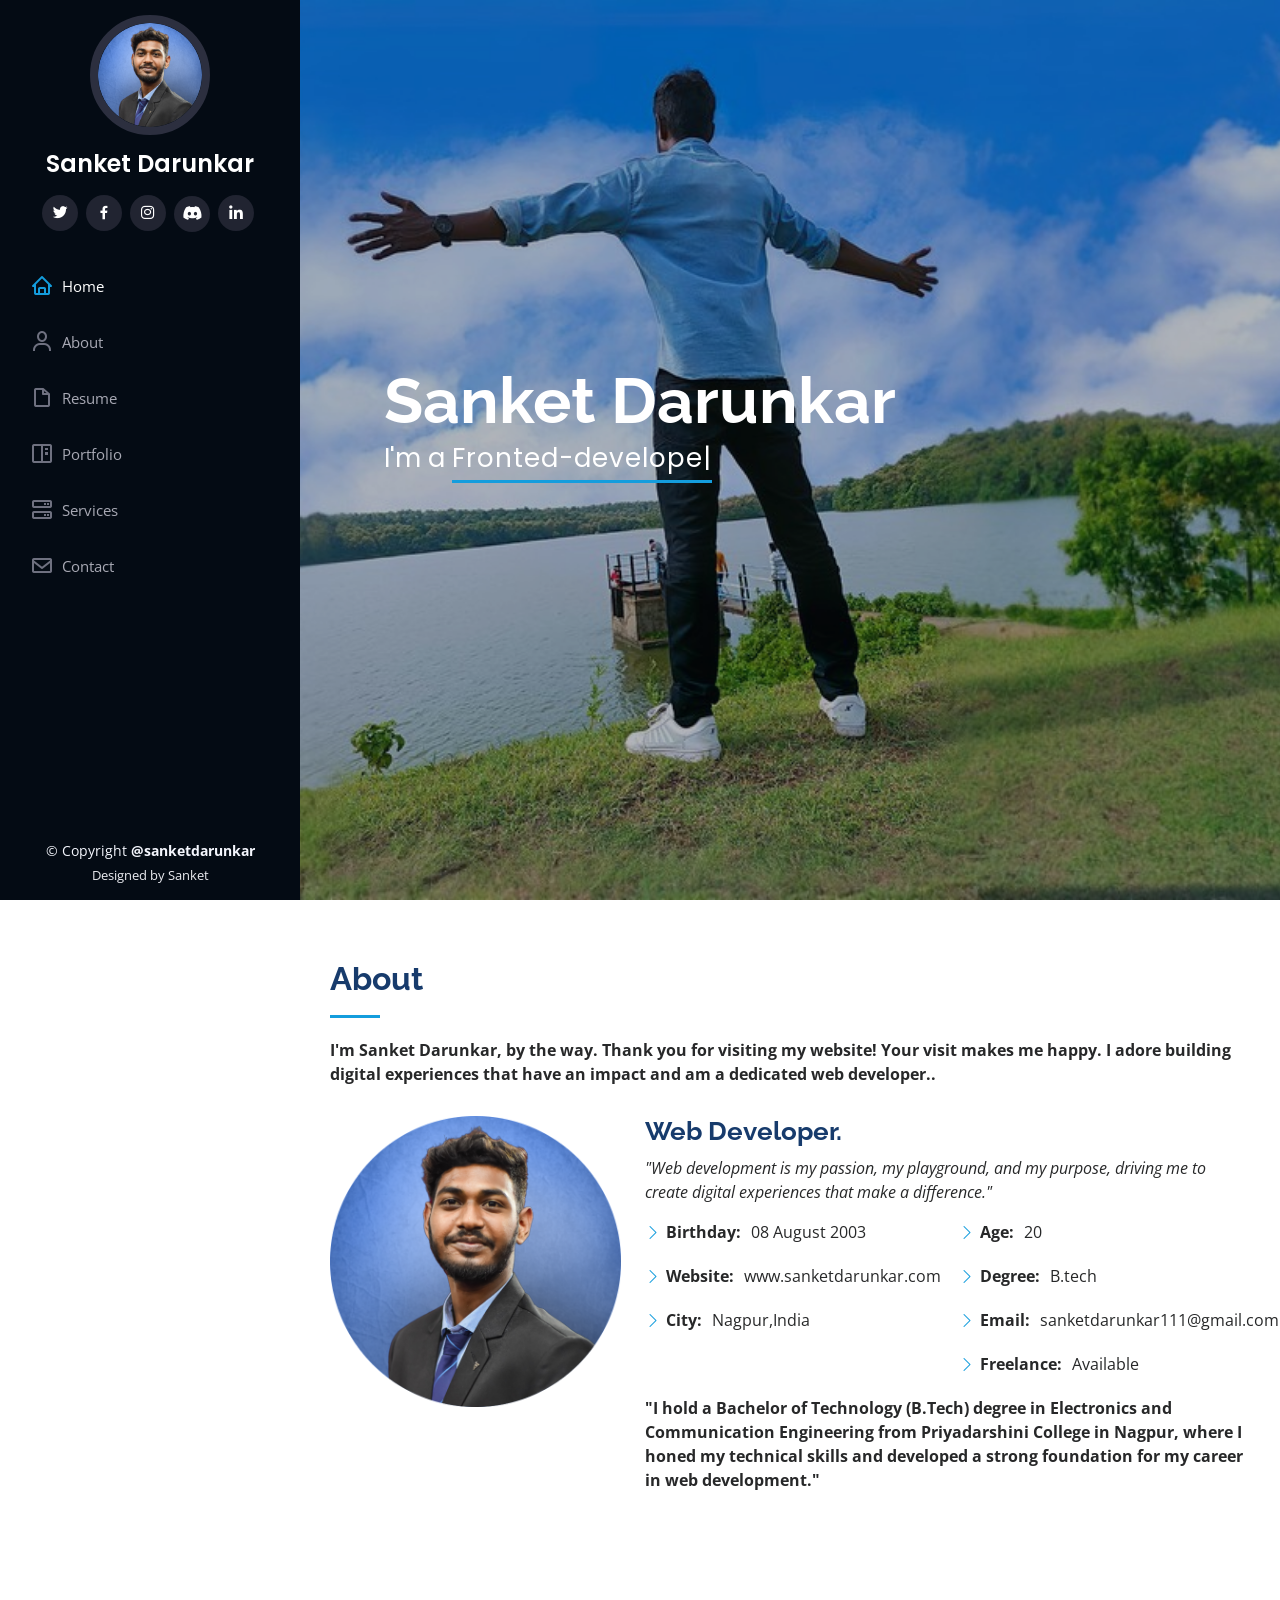
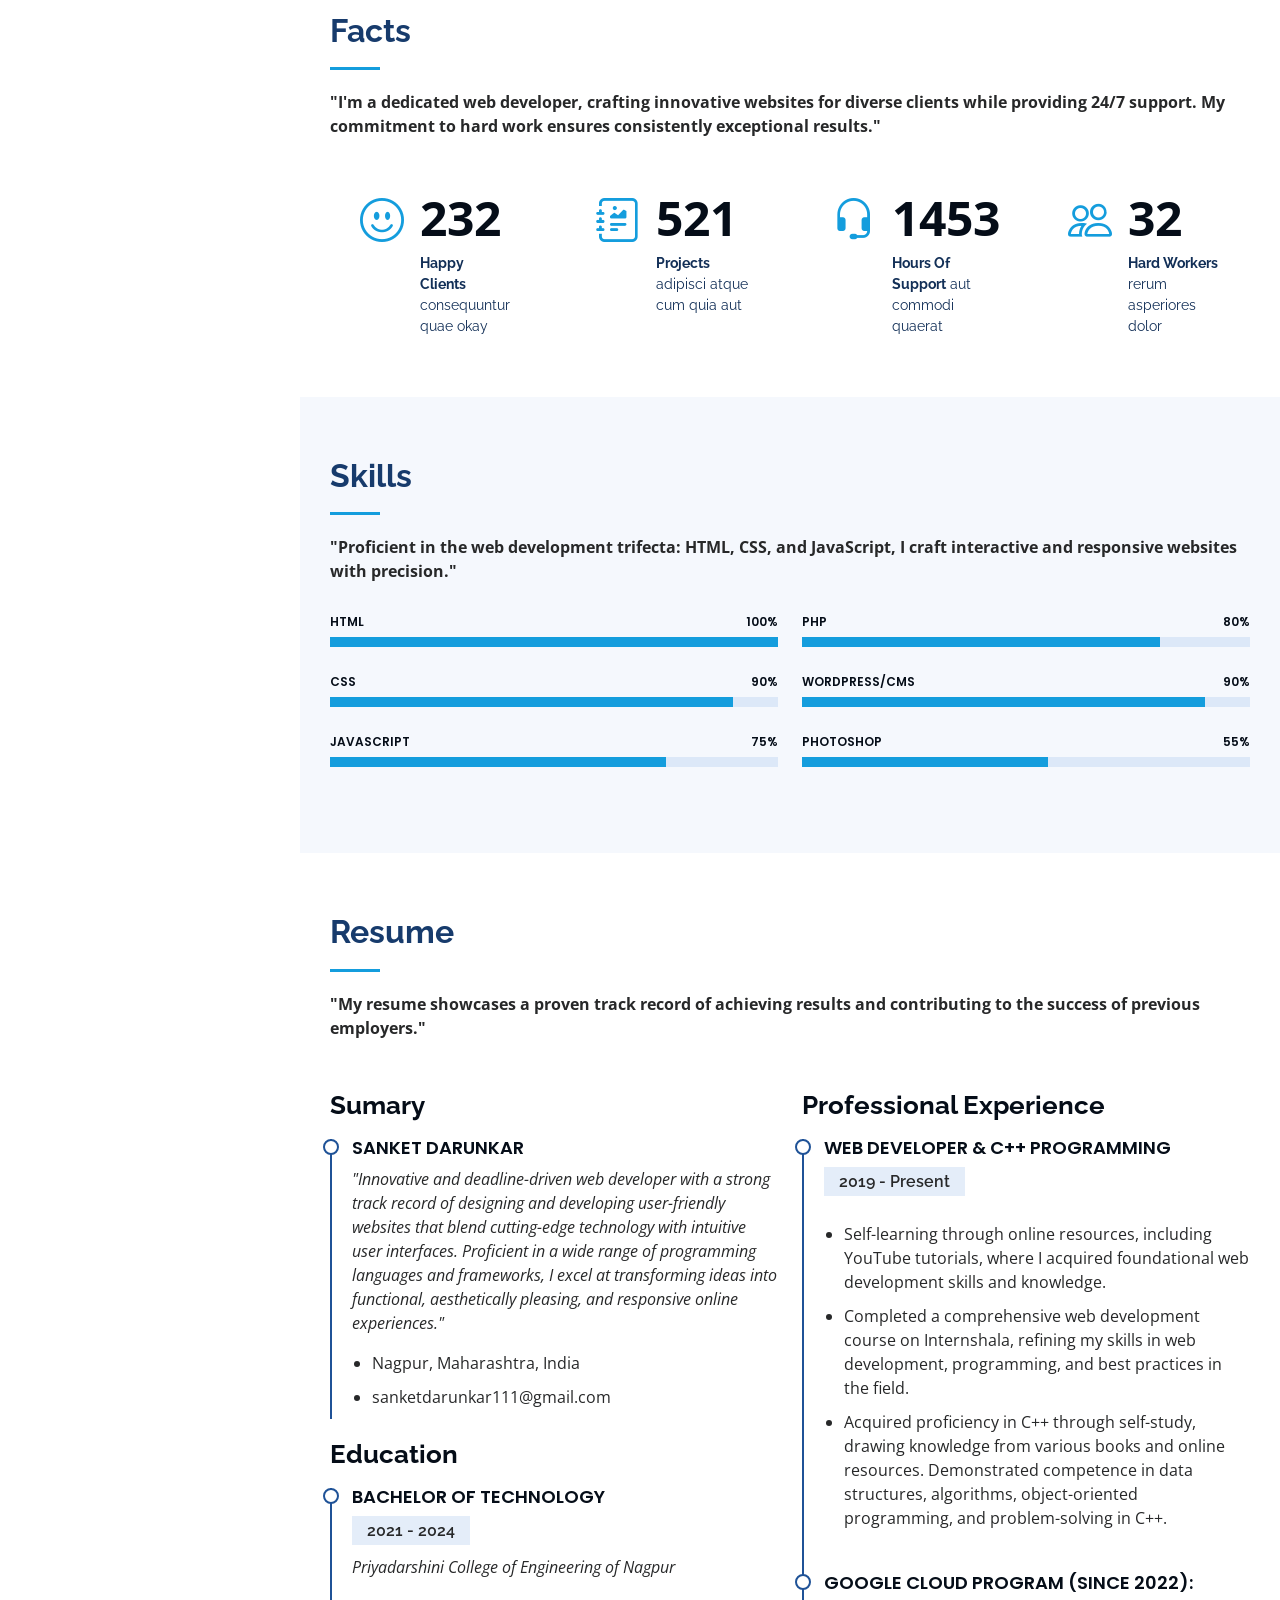
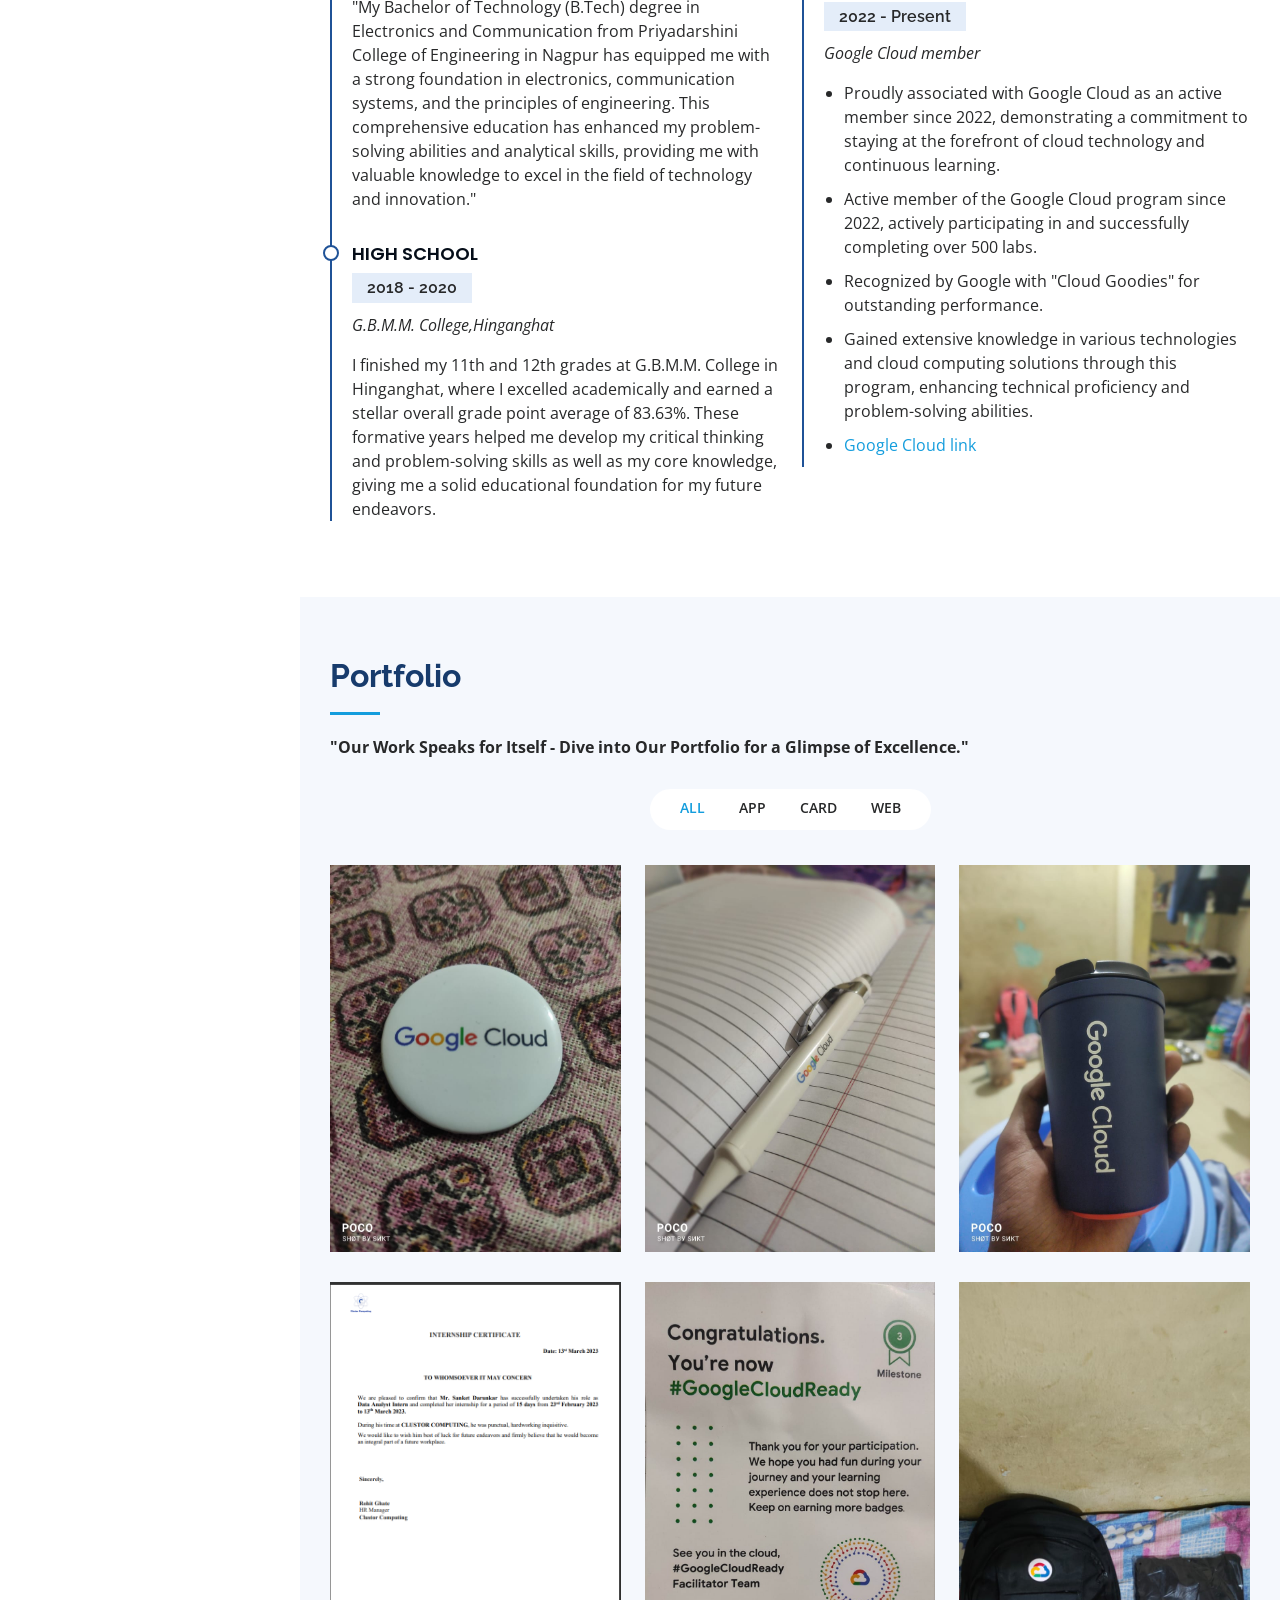
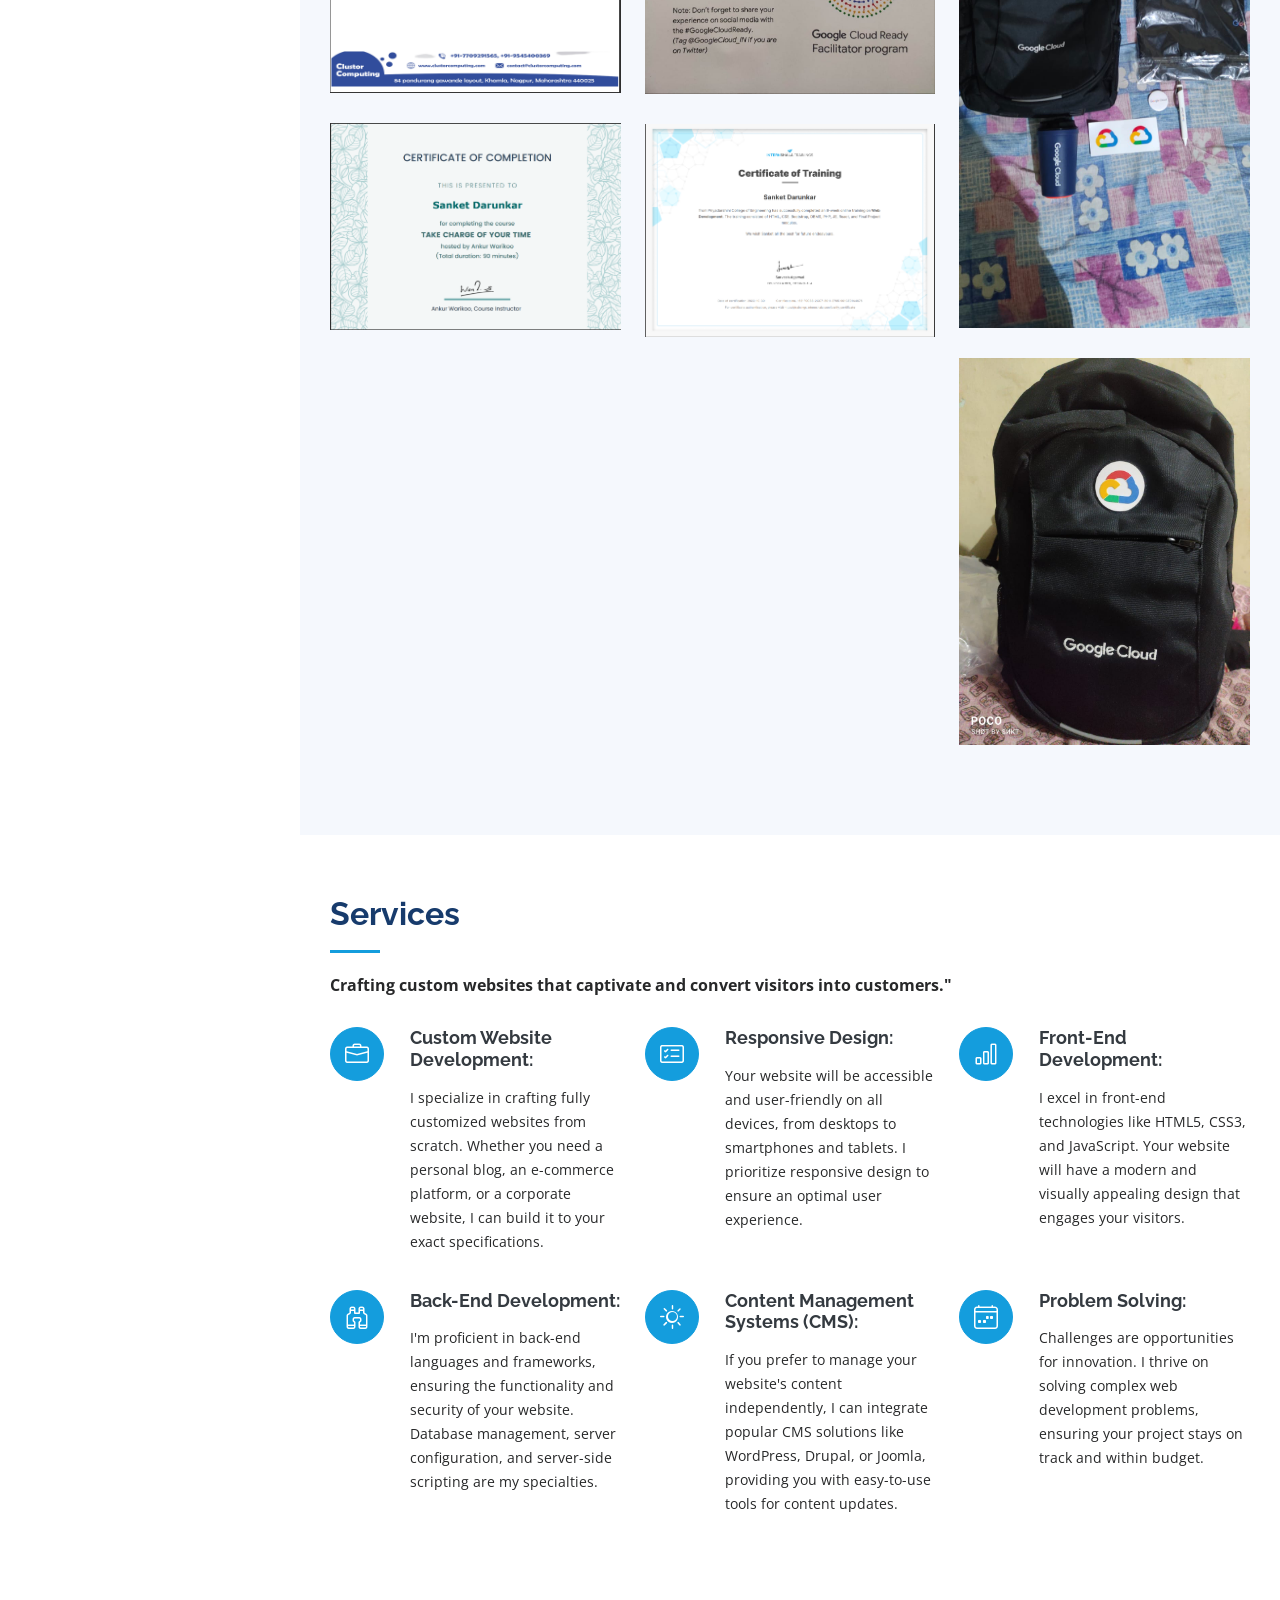
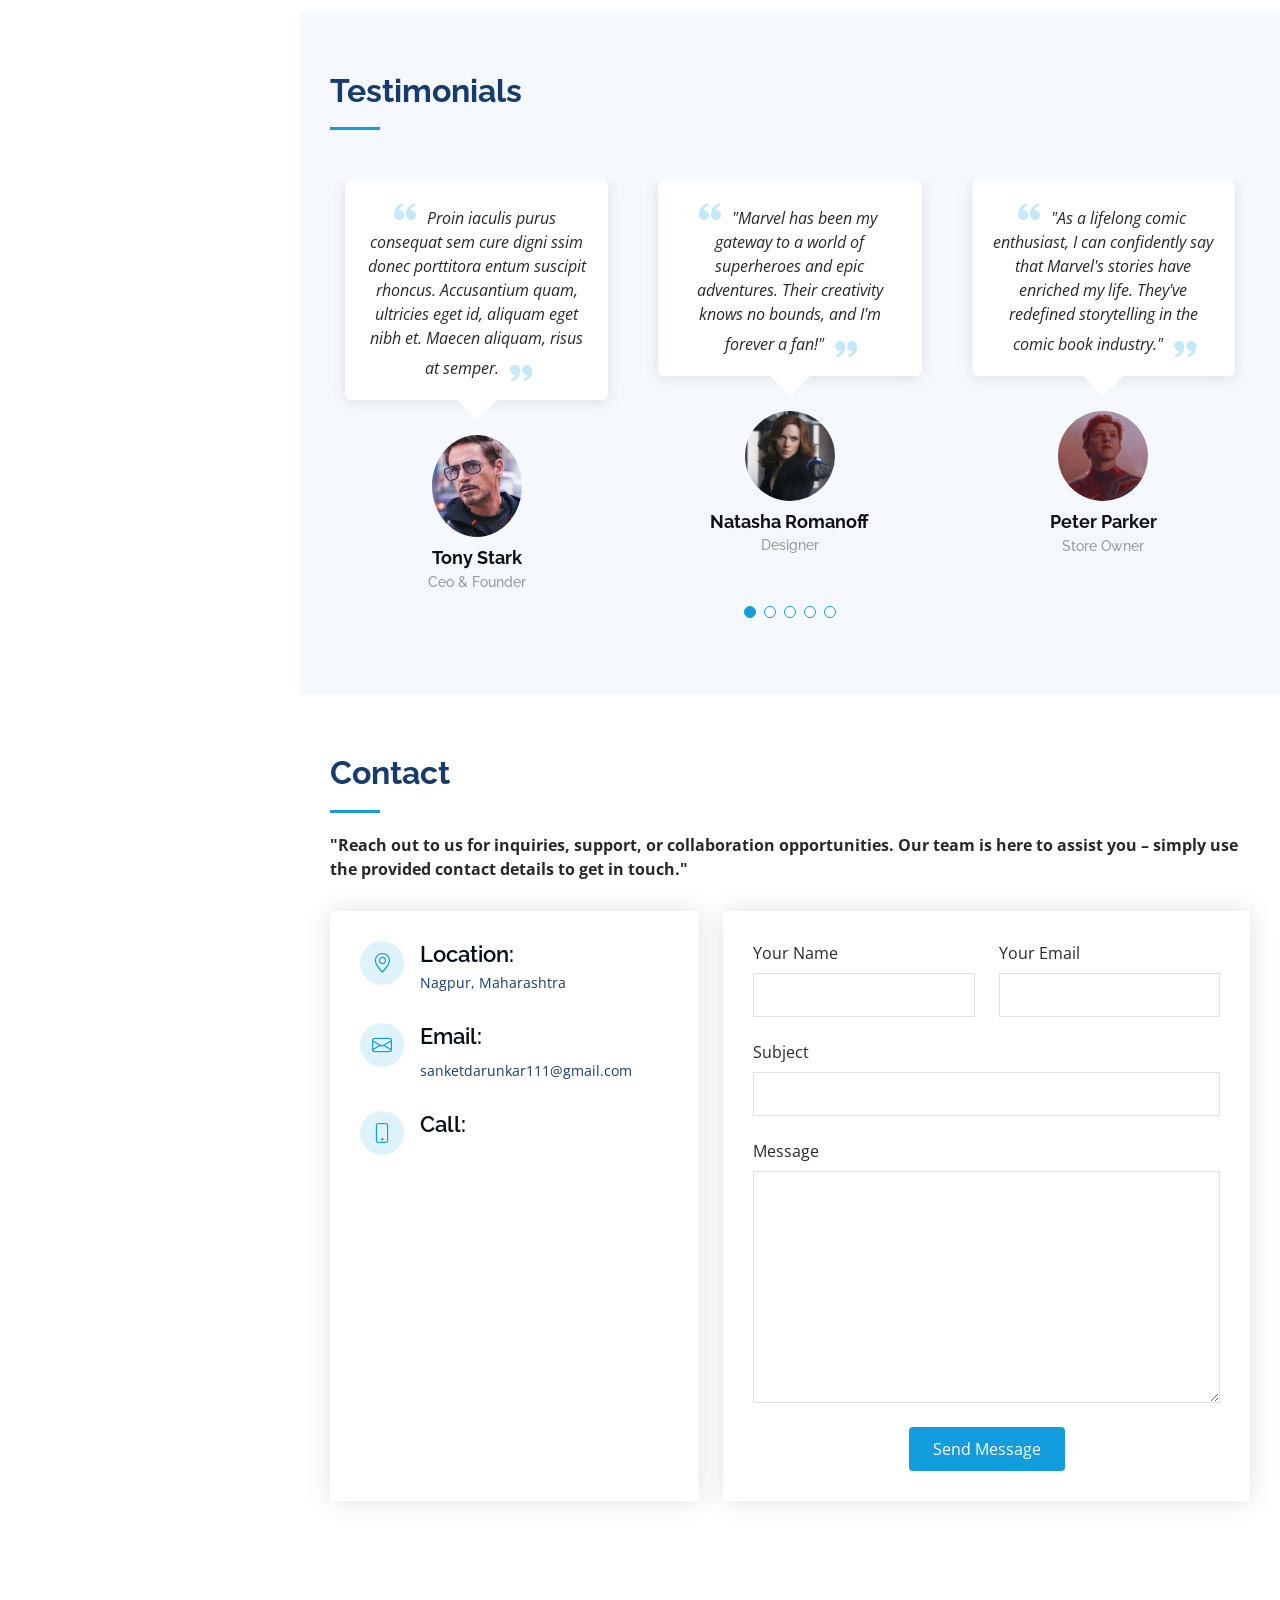
<file: index.html>
<!DOCTYPE html>
<html lang="en">

<head>
  <meta charset="utf-8">
  <meta content="width=device-width, initial-scale=1.0" name="viewport">

  <title>sanketdarunkar.com</title>
  <meta content="" name="description">
  <meta content="" name="keywords">

  <!-- Favicons -->
  <link rel="icon" href="assets/img/icon.png" type="image/x-icon"/>

  <!-- Google Fonts -->
  <link href="https://fonts.googleapis.com/css?family=Open+Sans:300,300i,400,400i,600,600i,700,700i|Raleway:300,300i,400,400i,500,500i,600,600i,700,700i|Poppins:300,300i,400,400i,500,500i,600,600i,700,700i" rel="stylesheet">

  <!-- Vendor CSS Files -->
  <link href="assets/vendor/aos/aos.css" rel="stylesheet">
  <link href="assets/vendor/bootstrap/css/bootstrap.min.css" rel="stylesheet">
  <link href="assets/vendor/bootstrap-icons/bootstrap-icons.css" rel="stylesheet">
  <link href="assets/vendor/boxicons/css/boxicons.min.css" rel="stylesheet">
  <link href="assets/vendor/glightbox/css/glightbox.min.css" rel="stylesheet">
  <link href="assets/vendor/swiper/swiper-bundle.min.css" rel="stylesheet">

  <!-- Template Main CSS File -->
  <link href="assets/css/style.css" rel="stylesheet">

  <!-- google ads -->
  <script async src="https://pagead2.googlesyndication.com/pagead/js/adsbygoogle.js?client=ca-pub-7321515612117406"
     crossorigin="anonymous"></script>

</head>

<body>

  <!-- ======= Mobile nav toggle button ======= -->
  <i class="bi bi-list mobile-nav-toggle d-xl-none"></i>

  <!-- ======= Header ======= -->
  <header id="header">
    <div class="d-flex flex-column">

      <div class="profile">
        <img src="assets/img/profile-pic .png" alt="" class="img-fluid rounded-circle">
        <h1 class="text-light"><a href="index.html">Sanket Darunkar</a></h1>
        <div class="social-links mt-3 text-center">
          <a href="https://twitter.com/darunkar_sanket" class="twitter"><i class="bx bxl-twitter"></i></a>
          <a href="#" class="facebook"><i class="bx bxl-facebook"></i></a>
          <a href="https://www.instagram.com/snkt._/" class="instagram"><i class="bx bxl-instagram"></i></a>
          <!-- <a href="#" class="google-plus"><i class="bx bxl-skype"></i></a> -->
          <a href="https://discord.com/channels/@me"><i class="bi bi-discord"></i></a>
          
          <a href="https://www.linkedin.com/in/sanket-darunkar
          " class="linkedin"><i class="bx bxl-linkedin"></i></a>
        </div>
      </div>

      <nav id="navbar" class="nav-menu navbar">
        <ul>
          <li><a href="#hero" class="nav-link scrollto active"><i class="bx bx-home"></i> <span>Home</span></a></li>
          <li><a href="#about" class="nav-link scrollto"><i class="bx bx-user"></i> <span>About</span></a></li>
          <li><a href="#resume" class="nav-link scrollto"><i class="bx bx-file-blank"></i> <span>Resume</span></a></li>
          <li><a href="#portfolio" class="nav-link scrollto"><i class="bx bx-book-content"></i> <span>Portfolio</span></a></li>
          <li><a href="#services" class="nav-link scrollto"><i class="bx bx-server"></i> <span>Services</span></a></li>
          <li><a href="#contact" class="nav-link scrollto"><i class="bx bx-envelope"></i> <span>Contact</span></a></li>
        </ul>
      </nav><!-- .nav-menu -->
    </div>
  </header><!-- End Header -->

  <!-- ======= Hero Section ======= -->
  <section id="hero" class="d-flex flex-column justify-content-center align-items-center">
    <div class="hero-container" data-aos="fade-in">
      <h1>Sanket Darunkar</h1>
      <p>I'm a <span class="typed" data-typed-items=" Fronted-developer,Designer, Developer, Freelancer"></span></p>
    </div>
  </section><!-- End Hero -->

  <main id="main">

    <!-- ======= About Section ======= -->
    <section id="about" class="about">
      <div class="container">

        <div class="section-title">
          <h2>About</h2>
          <p><b>
            I'm Sanket Darunkar, by the way.

            Thank you for visiting my website! Your visit makes me happy. I adore building digital experiences that have an impact and am a dedicated web developer..
          </b></p>
        </div>

        <div class="row">
          <div class="col-lg-4" data-aos="fade-right">
            <img src="assets/img/profile-pic .png" class="img-fluid" alt="">
          </div>
          <div class="col-lg-8 pt-4 pt-lg-0 content" data-aos="fade-left">
            <h3>Web Developer.</h3>
            <p class="fst-italic">
              "Web development is my passion, my playground, and my purpose, driving me to create digital experiences that make a difference."
            </p>
            <div class="row">
              <div class="col-lg-6">
                <ul>
                  <li><i class="bi bi-chevron-right"></i> <strong>Birthday:</strong> <span>08 August 2003</span></li>
                  <li><i class="bi bi-chevron-right"></i> <strong>Website:</strong> <span>www.sanketdarunkar.com</span></li>
                  <!-- <li><i class="bi bi-chevron-right"></i> <strong>Phone:</strong> <span>9403339998</span></li> -->
                  <li><i class="bi bi-chevron-right"></i> <strong>City:</strong> <span>Nagpur,India</span></li>
                </ul>
              </div>
              <div class="col-lg-6">
                <ul>
                  <li><i class="bi bi-chevron-right"></i> <strong>Age:</strong> <span>20</span></li>
                  <li><i class="bi bi-chevron-right"></i> <strong>Degree:</strong> <span>B.tech</span></li>
                  <li><i class="bi bi-chevron-right"></i> <strong>Email:</strong> <span>sanketdarunkar111@gmail.com</span></li>
                  <li><i class="bi bi-chevron-right"></i> <strong>Freelance:</strong> <span>Available</span></li>
                </ul>
              </div>
            </div>
            <p>
              <b>
                "I hold a Bachelor of Technology (B.Tech) degree in Electronics and Communication Engineering from Priyadarshini College in Nagpur, where I honed my technical skills and developed a strong foundation for my career in web development."
              </b>
            </p>
          </div>
        </div>

      </div>
    </section><!-- End About Section -->

    <!-- ======= Facts Section ======= -->
    <section id="facts" class="facts">
      <div class="container">

        <div class="section-title">
          <h2>Facts</h2>
          <p><b>"I'm a dedicated web developer, crafting innovative websites for diverse clients while providing 24/7 support. My commitment to hard work ensures consistently exceptional results."</b></p>
        </div>

        <div class="row no-gutters">

          <div class="col-lg-3 col-md-6 d-md-flex align-items-md-stretch" data-aos="fade-up">
            <div class="count-box">
              <i class="bi bi-emoji-smile"></i>
              <span data-purecounter-start="0" data-purecounter-end="232" data-purecounter-duration="1" class="purecounter"></span>
              <p><strong>Happy Clients</strong> consequuntur quae okay</p>
            </div>
          </div>

          <div class="col-lg-3 col-md-6 d-md-flex align-items-md-stretch" data-aos="fade-up" data-aos-delay="100">
            <div class="count-box">
              <i class="bi bi-journal-richtext"></i>
              <span data-purecounter-start="0" data-purecounter-end="521" data-purecounter-duration="1" class="purecounter"></span>
              <p><strong>Projects</strong> adipisci atque cum quia aut</p>
            </div>
          </div>

          <div class="col-lg-3 col-md-6 d-md-flex align-items-md-stretch" data-aos="fade-up" data-aos-delay="200">
            <div class="count-box">
              <i class="bi bi-headset"></i>
              <span data-purecounter-start="0" data-purecounter-end="1453" data-purecounter-duration="1" class="purecounter"></span>
              <p><strong>Hours Of Support</strong> aut commodi quaerat</p>
            </div>
          </div>

          <div class="col-lg-3 col-md-6 d-md-flex align-items-md-stretch" data-aos="fade-up" data-aos-delay="300">
            <div class="count-box">
              <i class="bi bi-people"></i>
              <span data-purecounter-start="0" data-purecounter-end="32" data-purecounter-duration="1" class="purecounter"></span>
              <p><strong>Hard Workers</strong> rerum asperiores dolor</p>
            </div>
          </div>

        </div>

      </div>
    </section><!-- End Facts Section -->

    <!-- ======= Skills Section ======= -->
    <section id="skills" class="skills section-bg">
      <div class="container">

        <div class="section-title">
          <h2>Skills</h2>
          <p><b>"Proficient in the web development trifecta: HTML, CSS, and JavaScript, I craft interactive and responsive websites with precision."</b></p>
        </div>

        <div class="row skills-content">

          <div class="col-lg-6" data-aos="fade-up">

            <div class="progress">
              <span class="skill">HTML <i class="val">100%</i></span>
              <div class="progress-bar-wrap">
                <div class="progress-bar" role="progressbar" aria-valuenow="100" aria-valuemin="0" aria-valuemax="100"></div>
              </div>
            </div>

            <div class="progress">
              <span class="skill">CSS <i class="val">90%</i></span>
              <div class="progress-bar-wrap">
                <div class="progress-bar" role="progressbar" aria-valuenow="90" aria-valuemin="0" aria-valuemax="100"></div>
              </div>
            </div>

            <div class="progress">
              <span class="skill">JavaScript <i class="val">75%</i></span>
              <div class="progress-bar-wrap">
                <div class="progress-bar" role="progressbar" aria-valuenow="75" aria-valuemin="0" aria-valuemax="100"></div>
              </div>
            </div>

          </div>

          <div class="col-lg-6" data-aos="fade-up" data-aos-delay="100">

            <div class="progress">
              <span class="skill">PHP <i class="val">80%</i></span>
              <div class="progress-bar-wrap">
                <div class="progress-bar" role="progressbar" aria-valuenow="80" aria-valuemin="0" aria-valuemax="100"></div>
              </div>
            </div>

            <div class="progress">
              <span class="skill">WordPress/CMS <i class="val">90%</i></span>
              <div class="progress-bar-wrap">
                <div class="progress-bar" role="progressbar" aria-valuenow="90" aria-valuemin="0" aria-valuemax="100"></div>
              </div>
            </div>

            <div class="progress">
              <span class="skill">Photoshop <i class="val">55%</i></span>
              <div class="progress-bar-wrap">
                <div class="progress-bar" role="progressbar" aria-valuenow="55" aria-valuemin="0" aria-valuemax="100"></div>
              </div>
            </div>

          </div>

        </div>

      </div>
    </section><!-- End Skills Section -->

    <!-- ======= Resume Section ======= -->
    <section id="resume" class="resume">
      <div class="container">

        <div class="section-title">
          <h2>Resume</h2>
          <p><b>"My resume showcases a proven track record of achieving results and contributing to the success of previous employers."</b></p>
        </div>

        <div class="row">
          <div class="col-lg-6" data-aos="fade-up">
            <h3 class="resume-title">Sumary</h3>
            <div class="resume-item pb-0">
              <h4>Sanket Darunkar</h4>
              <p><em>"Innovative and deadline-driven web developer with a strong track record of designing and developing user-friendly websites that blend cutting-edge technology with intuitive user interfaces. Proficient in a wide range of programming languages and frameworks, I excel at transforming ideas into functional, aesthetically pleasing, and responsive online experiences."</em></p>
              <ul>
                <li>Nagpur, Maharashtra, India</li>
                <!-- <li>9403339998</li> -->
                <li>sanketdarunkar111@gmail.com</li>
              </ul>
            </div>

            <h3 class="resume-title">Education</h3>
            <div class="resume-item">
              <h4>Bachelor of technology</h4>
              <h5>2021 - 2024</h5>
              <p><em>Priyadarshini College of Engineering of Nagpur</em></p>
              <p>"My Bachelor of Technology (B.Tech) degree in Electronics and Communication from Priyadarshini College of Engineering in Nagpur has equipped me with a strong foundation in electronics, communication systems, and the principles of engineering. This comprehensive education has enhanced my problem-solving abilities and analytical skills, providing me with valuable knowledge to excel in the field of technology and innovation."</p>
            </div>
            <div class="resume-item">
              <h4>High School</h4>
              <h5>2018 - 2020</h5>
              <p><em>G.B.M.M. College,Hinganghat</em></p>
              <p>I finished my 11th and 12th grades at G.B.M.M. College in Hinganghat, where I excelled academically and earned a stellar overall grade point average of 83.63%. These formative years helped me develop my critical thinking and problem-solving skills as well as my core knowledge, giving me a solid educational foundation for my future endeavors.</p>
            </div>
          </div>
          <div class="col-lg-6" data-aos="fade-up" data-aos-delay="100">
            <h3 class="resume-title">Professional Experience</h3>
            <div class="resume-item">
              <h4>Web Developer &amp; C++ Programming</h4>
              <h5>2019 - Present</h5>
              <p><em></em></p>
              <ul>
                <li>
                  Self-learning through online resources, including YouTube tutorials, where I acquired foundational web development skills and knowledge.</li>
                <li>Completed a comprehensive web development course on Internshala, refining my skills in web development, programming, and best practices in the field.</li>
                <li>Acquired proficiency in C++ through self-study, drawing knowledge from various books and online resources. Demonstrated competence in data structures, algorithms, object-oriented programming, and problem-solving in C++.</li>
              </ul>
            </div>
            <div class="resume-item">
              <h4>Google Cloud Program (Since 2022):</h4>
              <h5>2022 - Present</h5>
              <p><em>Google Cloud member</em></p>
              <ul>
                <li>Proudly associated with Google Cloud as an active member since 2022, demonstrating a commitment to staying at the forefront of cloud technology and continuous learning.</li>
                <li>Active member of the Google Cloud program since 2022, actively participating in and successfully completing over 500 labs.</li>
                <li>Recognized by Google with "Cloud Goodies" for outstanding performance.</li>
                <li>Gained extensive knowledge in various technologies and cloud computing solutions through this program, enhancing technical proficiency and problem-solving abilities.</li>
                <li><a href="https://www.cloudskillsboost.google/public_profiles/61f3de9e-cf7f-4ca5-aa9f-52393a9e50c9">Google Cloud link</a></li>
              </ul>
            </div>
          </div>
        </div>

      </div>
    </section><!-- End Resume Section -->

    <!-- ======= Portfolio Section ======= -->
    <section id="portfolio" class="portfolio section-bg">
      <div class="container">

        <div class="section-title">
          <h2>Portfolio</h2>
          <p><b>"Our Work Speaks for Itself - Dive into Our Portfolio for a Glimpse of Excellence."</b></p>
        </div>

        <div class="row" data-aos="fade-up">
          <div class="col-lg-12 d-flex justify-content-center">
            <ul id="portfolio-flters">
              <li data-filter="*" class="filter-active">All</li>
              <li data-filter=".filter-app">App</li>
              <li data-filter=".filter-card">Card</li>
              <li data-filter=".filter-web">Web</li>
            </ul>
          </div>
        </div>

        <div class="row portfolio-container" data-aos="fade-up" data-aos-delay="100">

          <div class="col-lg-4 col-md-6 portfolio-item filter-app">
            <div class="portfolio-wrap">
              <img src="assets/img/portfolio/badge .jpg" class="img-fluid" alt="">
              <div class="portfolio-links">
                <a href="assets/img/portfolio/portfolio-1.jpg" data-gallery="portfolioGallery" class="portfolio-lightbox" title="App 1"><i class="bx bx-plus"></i></a>
                <a href="#" title="More Details"><i class="bx bx-link"></i></a>
              </div>
            </div>
          </div>

          <div class="col-lg-4 col-md-6 portfolio-item filter-web">
            <div class="portfolio-wrap">
              <img src="assets/img/portfolio/google pen.jpg" class="img-fluid" alt="">
              <div class="portfolio-links">
                <a href="assets/img/portfolio/portfolio-2.jpg" data-gallery="portfolioGallery" class="portfolio-lightbox" title="Web 3"><i class="bx bx-plus"></i></a>
                <a href="#" title="More Details"><i class="bx bx-link"></i></a>
              </div>
            </div>
          </div>

          <div class="col-lg-4 col-md-6 portfolio-item filter-app">
            <div class="portfolio-wrap">
              <img src="assets/img/portfolio/mug.jpg" class="img-fluid" alt="">
              <div class="portfolio-links">
                <a href="assets/img/portfolio/portfolio-3.jpg" data-gallery="portfolioGallery" class="portfolio-lightbox" title="App 2"><i class="bx bx-plus"></i></a>
                <a href="#" title="More Details"><i class="bx bx-link"></i></a>
              </div>
            </div>
          </div>

          <div class="col-lg-4 col-md-6 portfolio-item filter-card">
            <div class="portfolio-wrap">
              <img src="assets/img/portfolio/culstor.png" class="img-fluid" alt="">
              <div class="portfolio-links">
                <a href="assets/img/portfolio/portfolio-4.jpg" data-gallery="portfolioGallery" class="portfolio-lightbox" title="Card 2"><i class="bx bx-plus"></i></a>
                <a href="#" title="More Details"><i class="bx bx-link"></i></a>
              </div>
            </div>
          </div>

          <div class="col-lg-4 col-md-6 portfolio-item filter-web">
            <div class="portfolio-wrap">
              <img src="assets/img/portfolio/certifiticate.jpg" class="img-fluid" alt="">
              <div class="portfolio-links">
                <a href="assets/img/portfolio/portfolio-5.jpg" data-gallery="portfolioGallery" class="portfolio-lightbox" title="Web 2"><i class="bx bx-plus"></i></a>
                <a href="#" title="More Details"><i class="bx bx-link"></i></a>
              </div>
            </div>
          </div>

          <div class="col-lg-4 col-md-6 portfolio-item filter-app">
            <div class="portfolio-wrap">
              <img src="assets/img/portfolio/combo.jpg" class="img-fluid" alt="">
              <div class="portfolio-links">
                <a href="assets/img/portfolio/portfolio-6.jpg" data-gallery="portfolioGallery" class="portfolio-lightbox" title="App 3"><i class="bx bx-plus"></i></a>
                <a href="#" title="More Details"><i class="bx bx-link"></i></a>
              </div>
            </div>
          </div>

          <div class="col-lg-4 col-md-6 portfolio-item filter-card">
            <div class="portfolio-wrap">
              <img src="assets/img/portfolio/take chage of time.png" class="img-fluid" alt="">
              <div class="portfolio-links">
                <a href="assets/img/portfolio/portfolio-7.jpg" data-gallery="portfolioGallery" class="portfolio-lightbox" title="Card 1"><i class="bx bx-plus"></i></a>
                <a href="#" title="More Details"><i class="bx bx-link"></i></a>
              </div>
            </div>
          </div>

          <div class="col-lg-4 col-md-6 portfolio-item filter-card">
            <div class="portfolio-wrap">
              <img src="assets/img/portfolio/intershala.png" class="img-fluid" alt="">
              <div class="portfolio-links">
                <a href="assets/img/portfolio/portfolio-8.jpg" data-gallery="portfolioGallery" class="portfolio-lightbox" title="Card 3"><i class="bx bx-plus"></i></a>
                <a href="#" title="More Details"><i class="bx bx-link"></i></a>
              </div>
            </div>
          </div>

          <div class="col-lg-4 col-md-6 portfolio-item filter-web">
            <div class="portfolio-wrap">
              <img src="assets/img/portfolio/bag.jpg" class="img-fluid" alt="">
              <div class="portfolio-links">
                <a href="assets/img/portfolio/portfolio-9.jpg" data-gallery="portfolioGallery" class="portfolio-lightbox" title="Web 3"><i class="bx bx-plus"></i></a>
                <a href="#" title="More Details"><i class="bx bx-link"></i></a>
              </div>
            </div>
          </div>

        </div>

      </div>
    </section><!-- End Portfolio Section -->

    <!-- ======= Services Section ======= -->
    <section id="services" class="services">
      <div class="container">

        <div class="section-title">
          <h2>Services</h2>
          <p><b>Crafting custom websites that captivate and convert visitors into customers."</b></p>
        </div>

        <div class="row">
          <div class="col-lg-4 col-md-6 icon-box" data-aos="fade-up">
            <div class="icon"><i class="bi bi-briefcase"></i></div>
            <h4 class="title"><a href=""> Custom Website Development:</a></h4>
            <p class="description">I specialize in crafting fully customized websites from scratch. Whether you need a personal blog, an e-commerce platform, or a corporate website, I can build it to your exact specifications.</p>
          </div>
          <div class="col-lg-4 col-md-6 icon-box" data-aos="fade-up" data-aos-delay="100">
            <div class="icon"><i class="bi bi-card-checklist"></i></div>
            <h4 class="title"><a href=""> Responsive Design:</a></h4>
            <p class="description">Your website will be accessible and user-friendly on all devices, from desktops to smartphones and tablets. I prioritize responsive design to ensure an optimal user experience.</p>
          </div>
          <div class="col-lg-4 col-md-6 icon-box" data-aos="fade-up" data-aos-delay="200">
            <div class="icon"><i class="bi bi-bar-chart"></i></div>
            <h4 class="title"><a href="">Front-End Development:</a></h4>
            <p class="description">I excel in front-end technologies like HTML5, CSS3, and JavaScript. Your website will have a modern and visually appealing design that engages your visitors.</p>
          </div>
          <div class="col-lg-4 col-md-6 icon-box" data-aos="fade-up" data-aos-delay="300">
            <div class="icon"><i class="bi bi-binoculars"></i></div>
            <h4 class="title"><a href="">Back-End Development:</a></h4>
            <p class="description">I'm proficient in back-end languages and frameworks, ensuring the functionality and security of your website. Database management, server configuration, and server-side scripting are my specialties.</p>
          </div>
          <div class="col-lg-4 col-md-6 icon-box" data-aos="fade-up" data-aos-delay="400">
            <div class="icon"><i class="bi bi-brightness-high"></i></div>
            <h4 class="title"><a href="">Content Management Systems (CMS):</a></h4>
            <p class="description">If you prefer to manage your website's content independently, I can integrate popular CMS solutions like WordPress, Drupal, or Joomla, providing you with easy-to-use tools for content updates.</p>
          </div>
          <div class="col-lg-4 col-md-6 icon-box" data-aos="fade-up" data-aos-delay="500">
            <div class="icon"><i class="bi bi-calendar4-week"></i></div>
            <h4 class="title"><a href="">Problem Solving:</a></h4>
            <p class="description"> Challenges are opportunities for innovation. I thrive on solving complex web development problems, ensuring your project stays on track and within budget.</p>
          </div>
        </div>

      </div>
    </section><!-- End Services Section -->

    <!-- ======= Testimonials Section ======= -->
    <section id="testimonials" class="testimonials section-bg">
      <div class="container">

        <div class="section-title">
          <h2>Testimonials</h2>
          <!-- <p>Magnam dolores commodi suscipit. Necessitatibus eius consequatur ex aliquid fuga eum quidem. Sit sint consectetur velit. Quisquam quos quisquam cupiditate. Et nemo qui impedit suscipit alias ea. Quia fugiat sit in iste officiis commodi quidem hic quas.</p> -->
        </div>

        <div class="testimonials-slider swiper" data-aos="fade-up" data-aos-delay="100">
          <div class="swiper-wrapper">

            <div class="swiper-slide">
              <div class="testimonial-item" data-aos="fade-up">
                <p>
                  <i class="bx bxs-quote-alt-left quote-icon-left"></i>
                  Proin iaculis purus consequat sem cure digni ssim donec porttitora entum suscipit rhoncus. Accusantium quam, ultricies eget id, aliquam eget nibh et. Maecen aliquam, risus at semper.
                  <i class="bx bxs-quote-alt-right quote-icon-right"></i>
                </p>
                <img src="assets/img/testimonials/Tony Stark.jpg" class="testimonial-img" alt="">
                <h3>Tony Stark</h3>
                <h4>Ceo &amp; Founder</h4>
              </div>
            </div><!-- End testimonial item -->

            <div class="swiper-slide">
              <div class="testimonial-item" data-aos="fade-up" data-aos-delay="100">
                <p>
                  <i class="bx bxs-quote-alt-left quote-icon-left"></i>
                  "Marvel has been my gateway to a world of superheroes and epic adventures. Their creativity knows no bounds, and I'm forever a fan!"
                  <i class="bx bxs-quote-alt-right quote-icon-right"></i>
                </p>
                <img src="assets/img/testimonials/Natasha Romanoff.jpg" class="testimonial-img" alt="">
                <h3>Natasha Romanoff</h3>
                <h4>Designer</h4>
              </div>
            </div><!-- End testimonial item -->

            <div class="swiper-slide">
              <div class="testimonial-item" data-aos="fade-up" data-aos-delay="200">
                <p>
                  <i class="bx bxs-quote-alt-left quote-icon-left"></i>
                  "As a lifelong comic enthusiast, I can confidently say that Marvel's stories have enriched my life. They've redefined storytelling in the comic book industry."
                  <i class="bx bxs-quote-alt-right quote-icon-right"></i>
                </p>
                <img src="assets/img/testimonials/Peter Parker.jpg" class="testimonial-img" alt="">
                <h3>Peter Parker</h3>
                <h4>Store Owner</h4>
              </div>
            </div><!-- End testimonial item -->

            <div class="swiper-slide">
              <div class="testimonial-item" data-aos="fade-up" data-aos-delay="300">
                <p>
                  <i class="bx bxs-quote-alt-left quote-icon-left"></i>
                  "I've grown up with Marvel comics and movies. The Marvel Universe has provided inspiration and escapism like no other."
                  <i class="bx bxs-quote-alt-right quote-icon-right"></i>
                </p>
                <img src="assets/img/testimonials/Carol danvers.jpg" class="testimonial-img" alt="">
                <h3>Carol Danvers</h3>
                <h4>Freelancer</h4>
              </div>
            </div><!-- End testimonial item -->

            <div class="swiper-slide">
              <div class="testimonial-item" data-aos="fade-up" data-aos-delay="400">
                <p>
                  <i class="bx bxs-quote-alt-left quote-icon-left"></i>
                  "Marvel's characters are iconic, and their impact on pop culture is immeasurable. Thank you for the endless entertainment!"
                  <i class="bx bxs-quote-alt-right quote-icon-right"></i>
                </p>
                <img src="assets/img/testimonials/Steve Rogers.jpeg " class="testimonial-img" alt="">
                <h3>Steve Rogers</h3>
                <h4>Entrepreneur</h4>
              </div>
            </div><!-- End testimonial item -->

          </div>
          <div class="swiper-pagination"></div>
        </div>

      </div>
    </section><!-- End Testimonials Section -->

    <!-- ======= Contact Section ======= -->
    <section id="contact" class="contact">
      <div class="container">

        <div class="section-title">
          <h2>Contact</h2>
          <p><b>"Reach out to us for inquiries, support, or collaboration opportunities. Our team is here to assist you – simply use the provided contact details to get in touch."</b></p>
        </div>

        <div class="row" data-aos="fade-in">

          <div class="col-lg-5 d-flex align-items-stretch">
            <div class="info">
              <div class="address">
                <i class="bi bi-geo-alt"></i>
                <h4>Location:</h4>
                <p>Nagpur, Maharashtra  </p>
              </div>

              <div class="email">
                <i class="bi bi-envelope"></i>
                <h4>Email:</h4>
                <p>sanketdarunkar111@gmail.com</p>
              </div>

              <div class="phone">
                <i class="bi bi-phone"></i>
                <h4>Call:</h4>
                <!-- <p>9403339998</p> -->
              </div>
              <iframe src="https://www.google.com/maps/embed?pb=!1m18!1m12!1m3!1d7444.396701425473!2d78.98918509192676!3d21.104656922254893!2m3!1f0!2f0!3f0!3m2!1i1024!2i768!4f13.1!3m3!1m2!1s0x3bd495379bc70c59%3A0x800d8f063aae7b54!2sLokmanya%20Nagar%2C%20Nagpur%2C%20Maharashtra%20440016!5e0!3m2!1sen!2sin!4v1695530817296!5m2!1sen!2sin" frameborder="0" style="border:0; width: 100%; height: 290px;" allowfullscreen></iframe>
            </div>

          </div>

          <div class="col-lg-7 mt-5 mt-lg-0 d-flex align-items-stretch">
            <form action="forms/contact.php" method="post" role="form" class="php-email-form">
              <div class="row">
                <div class="form-group col-md-6">
                  <label for="name">Your Name</label>
                  <input type="text" name="name" class="form-control" id="name" required>
                </div>
                <div class="form-group col-md-6">
                  <label for="name">Your Email</label>
                  <input type="email" class="form-control" name="email" id="email" required>
                </div>
              </div>
              <div class="form-group">
                <label for="name">Subject</label>
                <input type="text" class="form-control" name="subject" id="subject" required>
              </div>
              <div class="form-group">
                <label for="name">Message</label>
                <textarea class="form-control" name="message" rows="10" required></textarea>
              </div>
              <div class="my-3">
                <div class="loading">Loading</div>
                <div class="error-message"></div>
                <div class="sent-message">Your message has been sent. Thank you!</div>
              </div>
              <div class="text-center"><button type="submit">Send Message</button></div>
            </form>
          </div>

        </div>

      </div>
    </section><!-- End Contact Section -->

  </main><!-- End #main -->

  <!-- ======= Footer ======= -->
  <footer id="footer">
    <div class="container">
      <div class="copyright">
        &copy; Copyright <strong><span>@sanketdarunkar</span></strong>
      </div>
      <div class="credits">
        Designed by Sanket <a href="https://.com/"></a>
      </div>
    </div>
  </footer><!-- End  Footer -->

  <a href="#" class="back-to-top d-flex align-items-center justify-content-center"><i class="bi bi-arrow-up-short"></i></a>

  <!-- Vendor JS Files -->
  <script src="assets/vendor/purecounter/purecounter_vanilla.js"></script>
  <script src="assets/vendor/aos/aos.js"></script>
  <script src="assets/vendor/bootstrap/js/bootstrap.bundle.min.js"></script>
  <script src="assets/vendor/glightbox/js/glightbox.min.js"></script>
  <script src="assets/vendor/isotope-layout/isotope.pkgd.min.js"></script>
  <script src="assets/vendor/swiper/swiper-bundle.min.js"></script>
  <script src="assets/vendor/typed.js/typed.umd.js"></script>
  <script src="assets/vendor/waypoints/noframework.waypoints.js"></script>
  <script src="assets/vendor/php-email-form/validate.js"></script>

  <!-- Template Main JS File -->
  <script src="assets/js/main.js"></script>



</body>

</html>
</file>
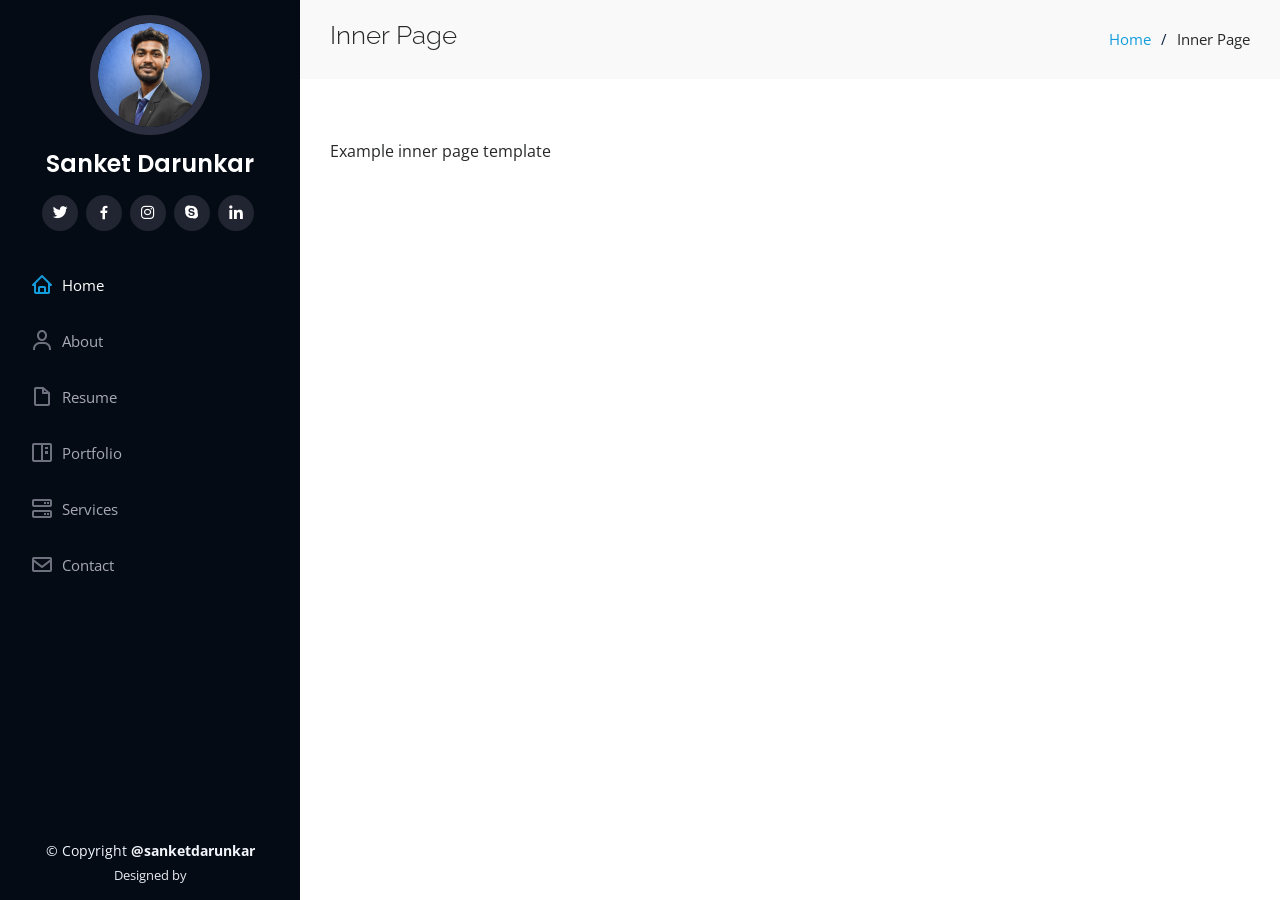
<file: inner-page.html>
<!DOCTYPE html>
<html lang="en">

<head>
  <meta charset="utf-8">
  <meta content="width=device-width, initial-scale=1.0" name="viewport">

  <title>sanketdarunkar.com</title>
  <meta content="" name="description">
  <meta content="" name="keywords">

  <!-- Favicons -->
  <link href="#" rel="icon">
  <link href="#" rel="">

  <!-- Google Fonts -->
  <link href="https://fonts.googleapis.com/css?family=Open+Sans:300,300i,400,400i,600,600i,700,700i|Raleway:300,300i,400,400i,500,500i,600,600i,700,700i|Poppins:300,300i,400,400i,500,500i,600,600i,700,700i" rel="stylesheet">

  <!-- Vendor CSS Files -->
  <link href="assets/vendor/aos/aos.css" rel="stylesheet">
  <link href="assets/vendor/bootstrap/css/bootstrap.min.css" rel="stylesheet">
  <link href="assets/vendor/bootstrap-icons/bootstrap-icons.css" rel="stylesheet">
  <link href="assets/vendor/boxicons/css/boxicons.min.css" rel="stylesheet">
  <link href="assets/vendor/glightbox/css/glightbox.min.css" rel="stylesheet">
  <link href="assets/vendor/swiper/swiper-bundle.min.css" rel="stylesheet">

  <!-- Template Main CSS File -->
  <link href="assets/css/style.css" rel="stylesheet">

  <!-- =======================================================
  * Template Name: @sanketdarunkar
  * Updated: Sep 18 2023 with Bootstrap v5.3.2
  * Template URL: https://.com/@sanketdarunkar-bootstrap-portfolio-websites-template/
  * Author: .com
  * License: https://.com/license/
  ======================================================== -->
</head>

<body>

  <!-- ======= Mobile nav toggle button ======= -->
  <i class="bi bi-list mobile-nav-toggle d-xl-none"></i>

  <!-- ======= Header ======= -->
  <header id="header">
    <div class="d-flex flex-column">

      <div class="profile">
        <img src="assets/img/profile-pic .png" alt="" class="img-fluid rounded-circle">
        <h1 class="text-light"><a href="index.html">Sanket Darunkar</a></h1>
        <div class="social-links mt-3 text-center">
          <a href="#" class="twitter"><i class="bx bxl-twitter"></i></a>
          <a href="#" class="facebook"><i class="bx bxl-facebook"></i></a>
          <a href="#" class="instagram"><i class="bx bxl-instagram"></i></a>
          <a href="#" class="google-plus"><i class="bx bxl-skype"></i></a>
          <a href="#" class="linkedin"><i class="bx bxl-linkedin"></i></a>
        </div>
      </div>

      <nav id="navbar" class="nav-menu navbar">
        <ul>
          <li><a href="#hero" class="nav-link scrollto active"><i class="bx bx-home"></i> <span>Home</span></a></li>
          <li><a href="#about" class="nav-link scrollto"><i class="bx bx-user"></i> <span>About</span></a></li>
          <li><a href="#resume" class="nav-link scrollto"><i class="bx bx-file-blank"></i> <span>Resume</span></a></li>
          <li><a href="#portfolio" class="nav-link scrollto"><i class="bx bx-book-content"></i> <span>Portfolio</span></a></li>
          <li><a href="#services" class="nav-link scrollto"><i class="bx bx-server"></i> <span>Services</span></a></li>
          <li><a href="#contact" class="nav-link scrollto"><i class="bx bx-envelope"></i> <span>Contact</span></a></li>
        </ul>
      </nav><!-- .nav-menu -->
    </div>
  </header><!-- End Header -->

  <main id="main">

    <!-- ======= Breadcrumbs ======= -->
    <section class="breadcrumbs">
      <div class="container">

        <div class="d-flex justify-content-between align-items-center">
          <h2>Inner Page</h2>
          <ol>
            <li><a href="index.html">Home</a></li>
            <li>Inner Page</li>
          </ol>
        </div>

      </div>
    </section><!-- End Breadcrumbs -->

    <section class="inner-page">
      <div class="container">
        <p>
          Example inner page template
        </p>
      </div>
    </section>

  </main><!-- End #main -->

  <!-- ======= Footer ======= -->
  <footer id="footer">
    <div class="container">
      <div class="copyright">
        &copy; Copyright <strong><span>@sanketdarunkar</span></strong>
      </div>
      <div class="credits">
        <!-- All the links in the footer should remain intact. -->
        <!-- You can delete the links only if you purchased the pro version. -->
        <!-- Licensing information: https://.com/license/ -->
        <!-- Purchase the pro version with working PHP/AJAX contact form: https://.com/@sanketdarunkar-bootstrap-portfolio-websites-template/ -->
        Designed by <a href="https://.com/"></a>
      </div>
    </div>
  </footer><!-- End  Footer -->

  <a href="#" class="back-to-top d-flex align-items-center justify-content-center"><i class="bi bi-arrow-up-short"></i></a>

  <!-- Vendor JS Files -->
  <script src="assets/vendor/purecounter/purecounter_vanilla.js"></script>
  <script src="assets/vendor/aos/aos.js"></script>
  <script src="assets/vendor/bootstrap/js/bootstrap.bundle.min.js"></script>
  <script src="assets/vendor/glightbox/js/glightbox.min.js"></script>
  <script src="assets/vendor/isotope-layout/isotope.pkgd.min.js"></script>
  <script src="assets/vendor/swiper/swiper-bundle.min.js"></script>
  <script src="assets/vendor/typed.js/typed.umd.js"></script>
  <script src="assets/vendor/waypoints/noframework.waypoints.js"></script>
  <script src="assets/vendor/php-email-form/validate.js"></script>

  <!-- Template Main JS File -->
  <script src="assets/js/main.js"></script>

</body>

</html>
</file>
<file: assets/css/style.css>
/*--------------------------------------------------------------
# General
--------------------------------------------------------------*/
body {
  font-family: "Open Sans", sans-serif;
  color: #272829;
}

a {
  color: #149ddd;
  text-decoration: none;
}

a:hover {
  color: #37b3ed;
  text-decoration: none;
}

h1,
h2,
h3,
h4,
h5,
h6 {
  font-family: "Raleway", sans-serif;
}

/*--------------------------------------------------------------
# Back to top button
--------------------------------------------------------------*/
.back-to-top {
  position: fixed;
  visibility: hidden;
  opacity: 0;
  right: 15px;
  bottom: 15px;
  z-index: 996;
  background: #149ddd;
  width: 40px;
  height: 40px;
  border-radius: 50px;
  transition: all 0.4s;
}

.back-to-top i {
  font-size: 28px;
  color: #fff;
  line-height: 0;
}

.back-to-top:hover {
  background: #2eafec;
  color: #fff;
}

.back-to-top.active {
  visibility: visible;
  opacity: 1;
}

/*--------------------------------------------------------------
# Header
--------------------------------------------------------------*/
#header {
  position: fixed;
  top: 0;
  left: 0;
  bottom: 0;
  width: 300px;
  transition: all ease-in-out 0.5s;
  z-index: 9997;
  transition: all 0.5s;
  padding: 0 15px;
  background: #040b14;
  overflow-y: auto;
}

#header .profile img {
  margin: 15px auto;
  display: block;
  width: 120px;
  border: 8px solid #2c2f3f;
}

#header .profile h1 {
  font-size: 24px;
  margin: 0;
  padding: 0;
  font-weight: 600;
  -moz-text-align-last: center;
  text-align-last: center;
  font-family: "Poppins", sans-serif;
}

#header .profile h1 a,
#header .profile h1 a:hover {
  color: #fff;
  text-decoration: none;
}

#header .profile .social-links a {
  font-size: 18px;
  display: inline-block;
  background: #212431;
  color: #fff;
  line-height: 1;
  padding: 8px 0;
  margin-right: 4px;
  border-radius: 50%;
  text-align: center;
  width: 36px;
  height: 36px;
  transition: 0.3s;
}

#header .profile .social-links a:hover {
  background: #149ddd;
  color: #fff;
  text-decoration: none;
}

#main {
  margin-left: 300px;
}

.container,
.container-fluid {
  padding-left: 30px;
  padding-right: 30px;
}

@media (max-width: 1199px) {
  #header {
    left: -300px;
  }

  #main {
    margin-left: 0;
  }

  .container,
  .container-fluid {
    padding-left: 12px;
    padding-right: 12px;
  }
}

/*--------------------------------------------------------------
# Navigation Menu
--------------------------------------------------------------*/
/* Desktop Navigation */
.nav-menu {
  padding: 30px 0 0 0;
}

.nav-menu * {
  margin: 0;
  padding: 0;
  list-style: none;
}

.nav-menu>ul>li {
  position: relative;
  white-space: nowrap;
}

.nav-menu a,
.nav-menu a:focus {
  display: flex;
  align-items: center;
  color: #a8a9b4;
  padding: 12px 15px;
  margin-bottom: 8px;
  transition: 0.3s;
  font-size: 15px;
}

.nav-menu a i,
.nav-menu a:focus i {
  font-size: 24px;
  padding-right: 8px;
  color: #6f7180;
}

.nav-menu a:hover,
.nav-menu .active,
.nav-menu .active:focus,
.nav-menu li:hover>a {
  text-decoration: none;
  color: #fff;
}

.nav-menu a:hover i,
.nav-menu .active i,
.nav-menu .active:focus i,
.nav-menu li:hover>a i {
  color: #149ddd;
}

/* Mobile Navigation */
.mobile-nav-toggle {
  position: fixed;
  right: 15px;
  top: 15px;
  z-index: 9998;
  border: 0;
  font-size: 24px;
  transition: all 0.4s;
  outline: none !important;
  background-color: #149ddd;
  color: #fff;
  width: 40px;
  height: 40px;
  display: inline-flex;
  align-items: center;
  justify-content: center;
  line-height: 0;
  border-radius: 50px;
  cursor: pointer;
}

.mobile-nav-active {
  overflow: hidden;
}

.mobile-nav-active #header {
  left: 0;
}

/*--------------------------------------------------------------
# Hero Section
--------------------------------------------------------------*/
#hero {
  width: 100%;
  height: 100vh;
  background: url("../img/background.jpg") top center;
  background-size: cover;
}

#hero:before {
  content: "";
  background: rgba(5, 13, 24, 0.3);
  position: absolute;
  bottom: 0;
  top: 0;
  left: 0;
  right: 0;
  z-index: 1;
}

#hero .hero-container {
  position: relative;
  z-index: 2;
  min-width: 300px;
}

#hero h1 {
  margin: 0 0 10px 0;
  font-size: 64px;
  font-weight: 700;
  line-height: 56px;
  color: #fff;
}

#hero p {
  color: #fff;
  margin-bottom: 50px;
  font-size: 26px;
  font-family: "Poppins", sans-serif;
}

#hero p span {
  color: #fff;
  padding-bottom: 4px;
  letter-spacing: 1px;
  border-bottom: 3px solid #149ddd;
}

@media (min-width: 1024px) {
  #hero {
    background-attachment: fixed;
  }
}

@media (max-width: 768px) {
  #hero h1 {
    font-size: 28px;
    line-height: 36px;
  }

  #hero h2 {
    font-size: 18px;
    line-height: 24px;
    margin-bottom: 30px;
  }
}

/*--------------------------------------------------------------
# Sections General
--------------------------------------------------------------*/
section {
  padding: 60px 0;
  overflow: hidden;
}

.section-bg {
  background: #f5f8fd;
}

.section-title {
  padding-bottom: 30px;
}

.section-title h2 {
  font-size: 32px;
  font-weight: bold;
  margin-bottom: 20px;
  padding-bottom: 20px;
  position: relative;
  color: #173b6c;
}

.section-title h2::after {
  content: "";
  position: absolute;
  display: block;
  width: 50px;
  height: 3px;
  background: #149ddd;
  bottom: 0;
  left: 0;
}

.section-title p {
  margin-bottom: 0;
}

/*--------------------------------------------------------------
# About
--------------------------------------------------------------*/
.about .content h3 {
  font-weight: 700;
  font-size: 26px;
  color: #173b6c;
}

.about .content ul {
  list-style: none;
  padding: 0;
}

.about .content ul li {
  margin-bottom: 20px;
  display: flex;
  align-items: center;
}

.about .content ul strong {
  margin-right: 10px;
}

.about .content ul i {
  font-size: 16px;
  margin-right: 5px;
  color: #149ddd;
  line-height: 0;
}

.about .content p:last-child {
  margin-bottom: 0;
}

/*--------------------------------------------------------------
# Facts
--------------------------------------------------------------*/
.facts {
  padding-bottom: 30px;
}

.facts .count-box {
  padding: 30px;
  width: 100%;
}

.facts .count-box i {
  display: block;
  font-size: 44px;
  color: #149ddd;
  float: left;
  line-height: 0;
}

.facts .count-box span {
  font-size: 48px;
  line-height: 40px;
  display: block;
  font-weight: 700;
  color: #050d18;
  margin-left: 60px;
}

.facts .count-box p {
  padding: 15px 0 0 0;
  margin: 0 0 0 60px;
  font-family: "Raleway", sans-serif;
  font-size: 14px;
  color: #122f57;
}

.facts .count-box a {
  font-weight: 600;
  display: block;
  margin-top: 20px;
  color: #122f57;
  font-size: 15px;
  font-family: "Poppins", sans-serif;
  transition: ease-in-out 0.3s;
}

.facts .count-box a:hover {
  color: #1f5297;
}

/*--------------------------------------------------------------
# Akills
--------------------------------------------------------------*/
.skills .progress {
  height: 60px;
  display: block;
  background: none;
  border-radius: 0;
}

.skills .progress .skill {
  padding: 0;
  margin: 0 0 6px 0;
  text-transform: uppercase;
  display: block;
  font-weight: 600;
  font-family: "Poppins", sans-serif;
  color: #050d18;
}

.skills .progress .skill .val {
  float: right;
  font-style: normal;
}

.skills .progress-bar-wrap {
  background: #dce8f8;
  height: 10px;
}

.skills .progress-bar {
  width: 1px;
  height: 10px;
  transition: 0.9s;
  background-color: #149ddd;
}

/*--------------------------------------------------------------
# Resume
--------------------------------------------------------------*/
.resume .resume-title {
  font-size: 26px;
  font-weight: 700;
  margin-top: 20px;
  margin-bottom: 20px;
  color: #050d18;
}

.resume .resume-item {
  padding: 0 0 20px 20px;
  margin-top: -2px;
  border-left: 2px solid #1f5297;
  position: relative;
}

.resume .resume-item h4 {
  line-height: 18px;
  font-size: 18px;
  font-weight: 600;
  text-transform: uppercase;
  font-family: "Poppins", sans-serif;
  color: #050d18;
  margin-bottom: 10px;
}

.resume .resume-item h5 {
  font-size: 16px;
  background: #e4edf9;
  padding: 5px 15px;
  display: inline-block;
  font-weight: 600;
  margin-bottom: 10px;
}

.resume .resume-item ul {
  padding-left: 20px;
}

.resume .resume-item ul li {
  padding-bottom: 10px;
}

.resume .resume-item:last-child {
  padding-bottom: 0;
}

.resume .resume-item::before {
  content: "";
  position: absolute;
  width: 16px;
  height: 16px;
  border-radius: 50px;
  left: -9px;
  top: 0;
  background: #fff;
  border: 2px solid #1f5297;
}

/*--------------------------------------------------------------
# Portfolio
--------------------------------------------------------------*/
.portfolio .portfolio-item {
  margin-bottom: 30px;
}

.portfolio #portfolio-flters {
  padding: 0;
  margin: 0 auto 35px auto;
  list-style: none;
  text-align: center;
  background: #fff;
  border-radius: 50px;
  padding: 2px 15px;
}

.portfolio #portfolio-flters li {
  cursor: pointer;
  display: inline-block;
  padding: 10px 15px 8px 15px;
  font-size: 14px;
  font-weight: 600;
  line-height: 1;
  text-transform: uppercase;
  color: #272829;
  margin-bottom: 5px;
  transition: all 0.3s ease-in-out;
}

.portfolio #portfolio-flters li:hover,
.portfolio #portfolio-flters li.filter-active {
  color: #149ddd;
}

.portfolio #portfolio-flters li:last-child {
  margin-right: 0;
}

.portfolio .portfolio-wrap {
  transition: 0.3s;
  position: relative;
  overflow: hidden;
  z-index: 1;
}

.portfolio .portfolio-wrap::before {
  content: "";
  background: rgba(255, 255, 255, 0.5);
  position: absolute;
  left: 0;
  right: 0;
  top: 0;
  bottom: 0;
  transition: all ease-in-out 0.3s;
  z-index: 2;
  opacity: 0;
}

.portfolio .portfolio-wrap .portfolio-links {
  opacity: 1;
  left: 0;
  right: 0;
  bottom: -60px;
  z-index: 3;
  position: absolute;
  transition: all ease-in-out 0.3s;
  display: flex;
  justify-content: center;
}

.portfolio .portfolio-wrap .portfolio-links a {
  color: #fff;
  font-size: 28px;
  text-align: center;
  background: rgba(20, 157, 221, 0.75);
  transition: 0.3s;
  width: 50%;
}

.portfolio .portfolio-wrap .portfolio-links a:hover {
  background: rgba(20, 157, 221, 0.95);
}

.portfolio .portfolio-wrap .portfolio-links a+a {
  border-left: 1px solid #37b3ed;
}

.portfolio .portfolio-wrap:hover::before {
  top: 0;
  left: 0;
  right: 0;
  bottom: 0;
  opacity: 1;
}

.portfolio .portfolio-wrap:hover .portfolio-links {
  opacity: 1;
  bottom: 0;
}

/*--------------------------------------------------------------
# Portfolio Details
--------------------------------------------------------------*/
.portfolio-details {
  padding-top: 40px;
}

.portfolio-details .portfolio-details-slider img {
  width: 100%;
}

.portfolio-details .portfolio-details-slider .swiper-pagination {
  margin-top: 20px;
  position: relative;
}

.portfolio-details .portfolio-details-slider .swiper-pagination .swiper-pagination-bullet {
  width: 12px;
  height: 12px;
  background-color: #fff;
  opacity: 1;
  border: 1px solid #149ddd;
}

.portfolio-details .portfolio-details-slider .swiper-pagination .swiper-pagination-bullet-active {
  background-color: #149ddd;
}

.portfolio-details .portfolio-info {
  padding: 30px;
  box-shadow: 0px 0 30px rgba(5, 13, 24, 0.08);
}

.portfolio-details .portfolio-info h3 {
  font-size: 22px;
  font-weight: 700;
  margin-bottom: 20px;
  padding-bottom: 20px;
  border-bottom: 1px solid #eee;
}

.portfolio-details .portfolio-info ul {
  list-style: none;
  padding: 0;
  font-size: 15px;
}

.portfolio-details .portfolio-info ul li+li {
  margin-top: 10px;
}

.portfolio-details .portfolio-description {
  padding-top: 30px;
}

.portfolio-details .portfolio-description h2 {
  font-size: 26px;
  font-weight: 700;
  margin-bottom: 20px;
}

.portfolio-details .portfolio-description p {
  padding: 0;
}

/*--------------------------------------------------------------
# Services
--------------------------------------------------------------*/
.services .icon-box {
  margin-bottom: 20px;
}

.services .icon {
  float: left;
  display: flex;
  align-items: center;
  justify-content: center;
  width: 54px;
  height: 54px;
  background: #149ddd;
  border-radius: 50%;
  transition: 0.5s;
  border: 1px solid #149ddd;
}

.services .icon i {
  color: #fff;
  font-size: 24px;
  line-height: 0;
}

.services .icon-box:hover .icon {
  background: #fff;
}

.services .icon-box:hover .icon i {
  color: #149ddd;
}

.services .title {
  margin-left: 80px;
  font-weight: 700;
  margin-bottom: 15px;
  font-size: 18px;
}

.services .title a {
  color: #343a40;
}

.services .title a:hover {
  color: #149ddd;
}

.services .description {
  margin-left: 80px;
  line-height: 24px;
  font-size: 14px;
}

/*--------------------------------------------------------------
# Testimonials
--------------------------------------------------------------*/
.testimonials .testimonials-carousel,
.testimonials .testimonials-slider {
  overflow: hidden;
}

.testimonials .testimonial-item {
  box-sizing: content-box;
  text-align: center;
  min-height: 320px;
}

.testimonials .testimonial-item .testimonial-img {
  width: 90px;
  border-radius: 50%;
  margin: 0 auto;
}

.testimonials .testimonial-item h3 {
  font-size: 18px;
  font-weight: bold;
  margin: 10px 0 5px 0;
  color: #111;
}

.testimonials .testimonial-item h4 {
  font-size: 14px;
  color: #999;
  margin: 0;
}

.testimonials .testimonial-item .quote-icon-left,
.testimonials .testimonial-item .quote-icon-right {
  color: #c3e8fa;
  font-size: 26px;
}

.testimonials .testimonial-item .quote-icon-left {
  display: inline-block;
  left: -5px;
  position: relative;
}

.testimonials .testimonial-item .quote-icon-right {
  display: inline-block;
  right: -5px;
  position: relative;
  top: 10px;
}

.testimonials .testimonial-item p {
  font-style: italic;
  margin: 0 15px 15px 15px;
  padding: 20px;
  background: #fff;
  position: relative;
  margin-bottom: 35px;
  border-radius: 6px;
  box-shadow: 0px 2px 15px rgba(0, 0, 0, 0.1);
}

.testimonials .testimonial-item p::after {
  content: "";
  width: 0;
  height: 0;
  border-top: 20px solid #fff;
  border-right: 20px solid transparent;
  border-left: 20px solid transparent;
  position: absolute;
  bottom: -20px;
  left: calc(50% - 20px);
}

.testimonials .swiper-pagination {
  margin-top: 20px;
  position: relative;
}

.testimonials .swiper-pagination .swiper-pagination-bullet {
  width: 12px;
  height: 12px;
  background-color: #fff;
  opacity: 1;
  border: 1px solid #149ddd;
}

.testimonials .swiper-pagination .swiper-pagination-bullet-active {
  background-color: #149ddd;
}

/*--------------------------------------------------------------
# Contact
--------------------------------------------------------------*/
.contact {
  padding-bottom: 130px;
}

.contact .info {
  padding: 30px;
  background: #fff;
  width: 100%;
  box-shadow: 0 0 24px 0 rgba(0, 0, 0, 0.12);
}

.contact .info i {
  font-size: 20px;
  color: #149ddd;
  float: left;
  width: 44px;
  height: 44px;
  background: #dff3fc;
  display: flex;
  justify-content: center;
  align-items: center;
  border-radius: 50px;
  transition: all 0.3s ease-in-out;
}

.contact .info h4 {
  padding: 0 0 0 60px;
  font-size: 22px;
  font-weight: 600;
  margin-bottom: 5px;
  color: #050d18;
}

.contact .info p {
  padding: 0 0 10px 60px;
  margin-bottom: 20px;
  font-size: 14px;
  color: #173b6c;
}

.contact .info .email p {
  padding-top: 5px;
}

.contact .info .social-links {
  padding-left: 60px;
}

.contact .info .social-links a {
  font-size: 18px;
  display: inline-block;
  background: #333;
  color: #fff;
  line-height: 1;
  padding: 8px 0;
  border-radius: 50%;
  text-align: center;
  width: 36px;
  height: 36px;
  transition: 0.3s;
  margin-right: 10px;
}

.contact .info .social-links a:hover {
  background: #149ddd;
  color: #fff;
}

.contact .info .email:hover i,
.contact .info .address:hover i,
.contact .info .phone:hover i {
  background: #149ddd;
  color: #fff;
}

.contact .php-email-form {
  width: 100%;
  padding: 30px;
  background: #fff;
  box-shadow: 0 0 24px 0 rgba(0, 0, 0, 0.12);
}

.contact .php-email-form .form-group {
  padding-bottom: 8px;
}

.contact .php-email-form .validate {
  display: none;
  color: red;
  margin: 0 0 15px 0;
  font-weight: 400;
  font-size: 13px;
}

.contact .php-email-form .error-message {
  display: none;
  color: #fff;
  background: #ed3c0d;
  text-align: left;
  padding: 15px;
  font-weight: 600;
}

.contact .php-email-form .error-message br+br {
  margin-top: 25px;
}

.contact .php-email-form .sent-message {
  display: none;
  color: #fff;
  background: #18d26e;
  text-align: center;
  padding: 15px;
  font-weight: 600;
}

.contact .php-email-form .loading {
  display: none;
  background: #fff;
  text-align: center;
  padding: 15px;
}

.contact .php-email-form .loading:before {
  content: "";
  display: inline-block;
  border-radius: 50%;
  width: 24px;
  height: 24px;
  margin: 0 10px -6px 0;
  border: 3px solid #18d26e;
  border-top-color: #eee;
  animation: animate-loading 1s linear infinite;
}

.contact .php-email-form .form-group {
  margin-bottom: 15px;
}

.contact .php-email-form label {
  padding-bottom: 8px;
}

.contact .php-email-form input,
.contact .php-email-form textarea {
  border-radius: 0;
  box-shadow: none;
  font-size: 14px;
}

.contact .php-email-form input {
  height: 44px;
}

.contact .php-email-form textarea {
  padding: 10px 15px;
}

.contact .php-email-form button[type=submit] {
  background: #149ddd;
  border: 0;
  padding: 10px 24px;
  color: #fff;
  transition: 0.4s;
  border-radius: 4px;
}

.contact .php-email-form button[type=submit]:hover {
  background: #37b3ed;
}

@keyframes animate-loading {
  0% {
    transform: rotate(0deg);
  }

  100% {
    transform: rotate(360deg);
  }
}

/*--------------------------------------------------------------
# Breadcrumbs
--------------------------------------------------------------*/
.breadcrumbs {
  padding: 20px 0;
  background: #f9f9f9;
}

.breadcrumbs h2 {
  font-size: 26px;
  font-weight: 300;
}

.breadcrumbs ol {
  display: flex;
  flex-wrap: wrap;
  list-style: none;
  padding: 0;
  margin: 0;
  font-size: 15px;
}

.breadcrumbs ol li+li {
  padding-left: 10px;
}

.breadcrumbs ol li+li::before {
  display: inline-block;
  padding-right: 10px;
  color: #0e2442;
  content: "/";
}

@media (max-width: 768px) {
  .breadcrumbs .d-flex {
    display: block !important;
  }

  .breadcrumbs ol {
    display: block;
  }

  .breadcrumbs ol li {
    display: inline-block;
  }
}

/*--------------------------------------------------------------
# Footer
--------------------------------------------------------------*/
#footer {
  padding: 15px;
  color: #f4f6fd;
  font-size: 14px;
  position: fixed;
  left: 0;
  bottom: 0;
  width: 300px;
  z-index: 9999;
  background: #040b14;
}

#footer .copyright {
  text-align: center;
}

#footer .credits {
  padding-top: 5px;
  text-align: center;
  font-size: 13px;
  color: #eaebf0;
}

@media (max-width: 1199px) {
  #footer {
    position: static;
    width: auto;
    padding-right: 20px 15px;
  }
}
</file>
